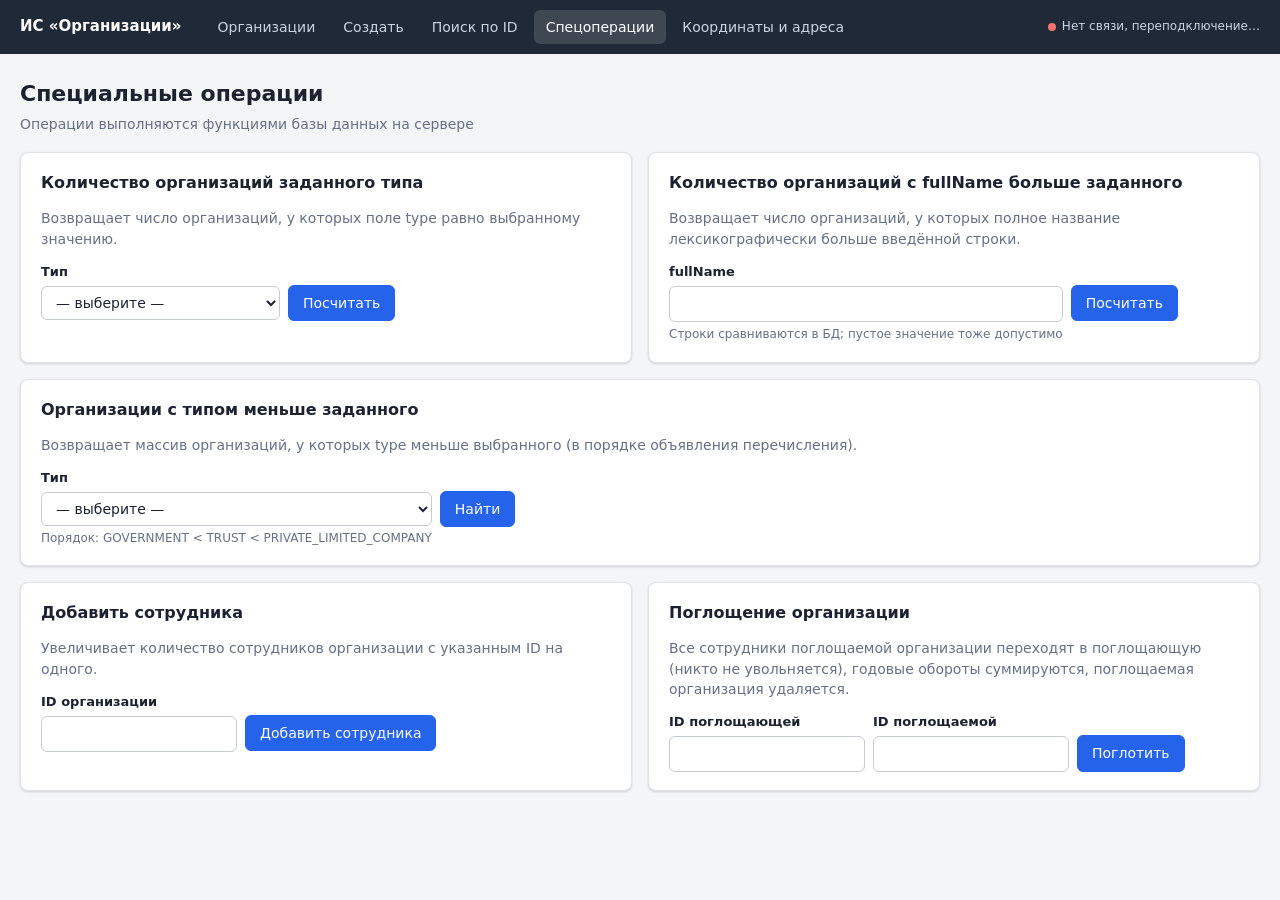
<file: src/main/resources/static/special.html>
<!doctype html>
<html lang="ru">
<head>
    <meta charset="utf-8">
    <meta name="viewport" content="width=device-width, initial-scale=1">
    <title>Специальные операции — ИС «Организации»</title>
    <link rel="stylesheet" href="css/app.css">
    <script type="module" src="js/pages/special.js"></script>
</head>
<body>
<main class="page">
    <div class="page-head">
        <div>
            <h1>Специальные операции</h1>
            <div class="muted">Операции выполняются функциями базы данных на сервере</div>
        </div>
    </div>
    <div class="grid-2 grid-2--fixed" id="app"></div>
</main>
</body>
</html>
</file>
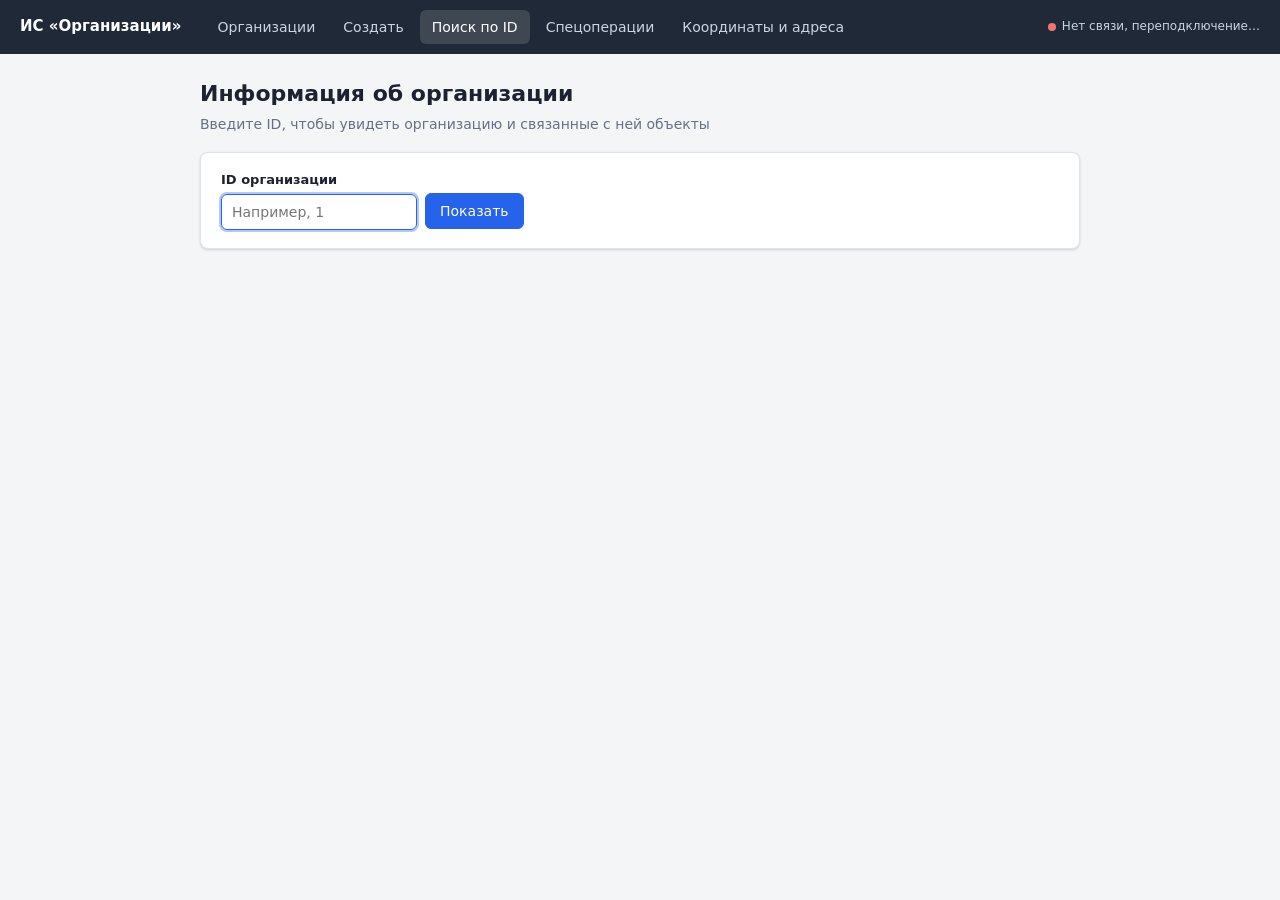
<file: src/main/resources/static/view.html>
<!doctype html>
<html lang="ru">
<head>
    <meta charset="utf-8">
    <meta name="viewport" content="width=device-width, initial-scale=1">
    <title>Организация по ID — ИС «Организации»</title>
    <link rel="stylesheet" href="css/app.css">
    <script type="module" src="js/pages/view.js"></script>
</head>
<body>
<main class="page page--narrow">
    <div class="page-head">
        <div>
            <h1>Информация об организации</h1>
            <div class="muted">Введите ID, чтобы увидеть организацию и связанные с ней объекты</div>
        </div>
    </div>
    <div id="app"></div>
</main>
</body>
</html>
</file>
<file: src/main/resources/static/css/app.css>
:root {
    --bg: #f4f5f7;
    --surface: #ffffff;
    --surface-alt: #f9fafb;
    --border: #dfe3e8;
    --border-strong: #c5cbd3;
    --text: #1c2230;
    --muted: #667085;
    --accent: #2563eb;
    --accent-hover: #1d4ed8;
    --accent-soft: #e8efff;
    --danger: #c9372c;
    --danger-hover: #ae2e24;
    --danger-soft: #fdecea;
    --success: #19803d;
    --success-soft: #e7f6ec;
    --warning-soft: #fff6e0;
    --warning-border: #f0c25a;
    --radius: 8px;
    --shadow: 0 1px 2px rgba(16, 24, 40, .06), 0 1px 3px rgba(16, 24, 40, .1);
    --shadow-lg: 0 12px 32px rgba(16, 24, 40, .18);
}

* {
    box-sizing: border-box;
}

[hidden] {
    display: none !important;
}

body {
    margin: 0;
    background: var(--bg);
    color: var(--text);
    font: 14px/1.45 system-ui, -apple-system, "Segoe UI", Roboto, "Helvetica Neue", Arial, sans-serif;
}

a {
    color: var(--accent);
    text-decoration: none;
}

a:hover {
    text-decoration: underline;
}

h1 {
    font-size: 22px;
    margin: 0 0 4px;
}

h2 {
    font-size: 16px;
    margin: 0 0 12px;
}

.muted {
    color: var(--muted);
}

/* ---------- Шапка и меню ---------- */

.app-header {
    background: #1f2937;
    color: #f9fafb;
    position: sticky;
    top: 0;
    z-index: 20;
}

.app-header__inner {
    max-width: 1500px;
    margin: 0 auto;
    padding: 0 20px;
    display: flex;
    align-items: center;
    gap: 24px;
    min-height: 54px;
    flex-wrap: wrap;
}

.brand {
    font-weight: 700;
    font-size: 15px;
    color: #fff;
    white-space: nowrap;
}

.brand:hover {
    text-decoration: none;
}

.menu {
    display: flex;
    gap: 4px;
    flex-wrap: wrap;
    flex: 1;
}

.menu a {
    color: #cbd5e1;
    padding: 7px 12px;
    border-radius: 6px;
    white-space: nowrap;
}

.menu a:hover {
    background: rgba(255, 255, 255, .08);
    color: #fff;
    text-decoration: none;
}

.menu a.active {
    background: rgba(255, 255, 255, .14);
    color: #fff;
}

.live-status {
    display: inline-flex;
    align-items: center;
    gap: 6px;
    font-size: 12px;
    color: #cbd5e1;
    white-space: nowrap;
}

.live-status::before {
    content: "";
    width: 8px;
    height: 8px;
    border-radius: 50%;
    background: #9ca3af;
}

.live-status.online::before {
    background: #34d399;
}

.live-status.offline::before {
    background: #f87171;
}

/* ---------- Каркас страницы ---------- */

.page {
    max-width: 1500px;
    margin: 0 auto;
    padding: 24px 20px 48px;
}

.page--narrow {
    max-width: 920px;
}

.page-head {
    display: flex;
    align-items: flex-end;
    justify-content: space-between;
    gap: 16px;
    margin-bottom: 18px;
    flex-wrap: wrap;
}

.card {
    background: var(--surface);
    border: 1px solid var(--border);
    border-radius: var(--radius);
    box-shadow: var(--shadow);
    padding: 18px 20px;
}

.card + .card {
    margin-top: 16px;
}

.grid-2 {
    display: grid;
    grid-template-columns: repeat(auto-fit, minmax(380px, 1fr));
    gap: 16px;
}

.grid-2 > .card + .card {
    margin-top: 0;
}

.grid-2--fixed {
    grid-template-columns: repeat(2, minmax(0, 1fr));
}

.grid-2 > .wide {
    grid-column: 1 / -1;
}

@media (max-width: 900px) {
    .grid-2--fixed {
        grid-template-columns: minmax(0, 1fr);
    }
}

/* ---------- Кнопки ---------- */

.btn {
    display: inline-flex;
    align-items: center;
    justify-content: center;
    gap: 6px;
    border: 1px solid var(--border-strong);
    background: var(--surface);
    color: var(--text);
    border-radius: 6px;
    padding: 7px 14px;
    font: inherit;
    font-weight: 500;
    cursor: pointer;
    white-space: nowrap;
    text-decoration: none;
}

.btn:hover {
    background: var(--surface-alt);
    text-decoration: none;
}

.btn:disabled {
    opacity: .55;
    cursor: not-allowed;
}

.btn--primary {
    background: var(--accent);
    border-color: var(--accent);
    color: #fff;
}

.btn--primary:hover {
    background: var(--accent-hover);
}

.btn--danger {
    background: var(--danger);
    border-color: var(--danger);
    color: #fff;
}

.btn--danger:hover {
    background: var(--danger-hover);
}

.btn--ghost {
    border-color: transparent;
    background: transparent;
}

.btn--sm {
    padding: 3px 9px;
    font-size: 13px;
}

.btn-row {
    display: flex;
    gap: 8px;
    flex-wrap: wrap;
    align-items: center;
}

/* ---------- Формы ---------- */

.form-grid {
    display: grid;
    grid-template-columns: repeat(auto-fit, minmax(240px, 1fr));
    gap: 14px 18px;
}

.field {
    display: flex;
    flex-direction: column;
    gap: 4px;
    min-width: 0;
}

.field > label,
.field-label {
    font-weight: 600;
    font-size: 13px;
}

.req {
    color: var(--danger);
}

.hint {
    font-size: 12px;
    color: var(--muted);
}

label.check {
    display: inline-flex;
    align-items: center;
    gap: 4px;
    cursor: pointer;
    user-select: none;
}

input:disabled {
    background: var(--surface-alt);
    color: var(--muted);
}

input[type="text"],
input[type="search"],
select {
    font: inherit;
    border: 1px solid var(--border-strong);
    border-radius: 6px;
    padding: 7px 10px;
    background: #fff;
    color: var(--text);
    min-width: 0;
    width: 100%;
}

input:focus,
select:focus {
    outline: 2px solid rgba(37, 99, 235, .35);
    outline-offset: 0;
    border-color: var(--accent);
}

.invalid input,
.invalid select,
input.invalid,
select.invalid {
    border-color: var(--danger);
    background: #fffafa;
}

.error-text {
    color: var(--danger);
    font-size: 12px;
    min-height: 0;
}

.error-text:empty {
    display: none;
}

fieldset.group {
    border: 1px solid var(--border);
    border-radius: var(--radius);
    padding: 12px 14px 14px;
    margin: 0;
    min-width: 0;
}

fieldset.group > legend {
    font-weight: 600;
    padding: 0 6px;
}

.form-section-title {
    font-weight: 700;
    margin: 18px 0 10px;
    color: var(--muted);
    text-transform: uppercase;
    font-size: 12px;
    letter-spacing: .04em;
}

.segmented {
    display: inline-flex;
    border: 1px solid var(--border-strong);
    border-radius: 6px;
    overflow: hidden;
    margin-bottom: 10px;
    flex-wrap: wrap;
}

.segmented label {
    padding: 5px 12px;
    cursor: pointer;
    user-select: none;
    border-right: 1px solid var(--border-strong);
    font-size: 13px;
}

.segmented label:last-child {
    border-right: none;
}

.segmented input {
    position: absolute;
    opacity: 0;
    pointer-events: none;
}

.segmented label:has(input:checked) {
    background: var(--accent);
    color: #fff;
}

.segmented label:has(input:disabled) {
    color: var(--muted);
    cursor: not-allowed;
    background: var(--surface-alt);
}

.segmented label:has(input:focus-visible) {
    outline: 2px solid rgba(37, 99, 235, .45);
    outline-offset: -2px;
}

.relations-grid {
    display: grid;
    grid-template-columns: repeat(auto-fit, minmax(260px, 1fr));
    gap: 14px;
}

.form-actions {
    display: flex;
    gap: 8px;
    justify-content: flex-end;
    margin-top: 18px;
    flex-wrap: wrap;
}

.alert {
    border-radius: 6px;
    padding: 10px 12px;
    margin-bottom: 14px;
    border: 1px solid;
}

.alert:empty {
    display: none;
}

.alert--error {
    background: var(--danger-soft);
    border-color: #f3b8b2;
    color: #8a1f17;
}

.alert--success {
    background: var(--success-soft);
    border-color: #a6dbb7;
    color: #135c2c;
}

.alert--warning {
    background: var(--warning-soft);
    border-color: var(--warning-border);
    color: #7a5200;
}

.alert ul {
    margin: 4px 0 0;
    padding-left: 18px;
}

/* ---------- Таблица ---------- */

.filters {
    display: grid;
    grid-template-columns: repeat(auto-fit, minmax(170px, 1fr));
    gap: 10px 14px;
    align-items: start;
}

.filters .btn-row {
    grid-column: 1 / -1;
    justify-content: flex-end;
}

.table-wrap {
    overflow-x: auto;
    border: 1px solid var(--border);
    border-radius: var(--radius);
    background: var(--surface);
}

table.data {
    border-collapse: collapse;
    width: 100%;
    font-size: 13px;
}

table.data th,
table.data td {
    padding: 7px 8px;
    border-bottom: 1px solid var(--border);
    text-align: left;
    vertical-align: top;
}

table.data th {
    background: var(--surface-alt);
    font-weight: 600;
    position: sticky;
    top: 0;
    vertical-align: bottom;
}

table.data th.sortable {
    cursor: pointer;
    user-select: none;
}

table.data th.sortable:hover {
    background: #eef1f5;
}

table.data th .sort-mark {
    color: var(--muted);
    margin-left: 4px;
    font-size: 11px;
}

table.data th.sorted .sort-mark {
    color: var(--accent);
}

table.data tbody tr:hover {
    background: #fafbfd;
}

table.data tbody tr:last-child td {
    border-bottom: none;
}

table.data td.num {
    text-align: right;
    font-variant-numeric: tabular-nums;
    white-space: nowrap;
}

table.data td.nowrap {
    white-space: nowrap;
}

table.data th.num {
    text-align: right;
}

/* Кнопки действий всегда видны, даже когда таблица прокручивается по горизонтали */
table.data td.actions,
table.data th.actions {
    white-space: nowrap;
    text-align: right;
    position: sticky;
    right: 0;
    background: var(--surface);
    box-shadow: -8px 0 8px -8px rgba(16, 24, 40, .25);
}

table.data th.actions {
    background: var(--surface-alt);
    z-index: 2;
}

table.data tbody tr:hover td.actions {
    background: #fafbfd;
}

table.data .empty {
    text-align: center;
    color: var(--muted);
    padding: 28px;
}

.null {
    color: #a0a7b4;
}

.chip {
    display: inline-block;
    padding: 1px 6px;
    border-radius: 10px;
    background: var(--accent-soft);
    color: #1e40af;
    font-size: 11px;
    font-weight: 600;
    white-space: nowrap;
}

.chip--GOVERNMENT {
    background: #e6f4ff;
    color: #0b5394;
}

.chip--TRUST {
    background: #f1ecff;
    color: #5b2bb5;
}

.chip--PRIVATE_LIMITED_COMPANY {
    background: #e9f7ef;
    color: #18703a;
}

@keyframes flash {
    from {
        background: #fff3b0;
    }
    to {
        background: transparent;
    }
}

.flash {
    animation: flash 1.8s ease-out;
}

.toolbar {
    display: flex;
    justify-content: space-between;
    align-items: center;
    gap: 12px;
    margin: 14px 0 10px;
    flex-wrap: wrap;
}

.pager {
    display: flex;
    align-items: center;
    gap: 6px;
    flex-wrap: wrap;
}

.pager select {
    width: auto;
    padding: 4px 8px;
}

.pager .page-info {
    margin: 0 6px;
    color: var(--muted);
}

/* ---------- Просмотр объекта ---------- */

.props {
    display: grid;
    grid-template-columns: max-content 1fr;
    gap: 6px 18px;
    margin: 0;
}

.props dt {
    color: var(--muted);
}

.props dd {
    margin: 0;
    font-weight: 500;
    word-break: break-word;
}

.related-card {
    background: var(--surface-alt);
    border: 1px solid var(--border);
    border-radius: var(--radius);
    padding: 12px 14px;
}

.related-card h3 {
    font-size: 14px;
    margin: 0 0 8px;
}

.inline-form {
    display: flex;
    gap: 8px;
    align-items: flex-start;
    flex-wrap: wrap;
}

.inline-form .field {
    min-width: 180px;
}

.inline-form .btn {
    margin-top: 22px;
}

.result {
    margin-top: 12px;
}

.result:empty {
    display: none;
}

.big-number {
    font-size: 28px;
    font-weight: 700;
}

/* ---------- Диалоги ---------- */

dialog.modal {
    border: none;
    border-radius: 10px;
    padding: 0;
    width: min(980px, calc(100vw - 32px));
    max-height: calc(100vh - 32px);
    box-shadow: var(--shadow-lg);
    color: var(--text);
}

dialog.modal--small {
    width: min(480px, calc(100vw - 32px));
}

dialog.modal::backdrop {
    background: rgba(15, 23, 42, .45);
}

.modal__head {
    display: flex;
    justify-content: space-between;
    align-items: center;
    padding: 14px 20px;
    border-bottom: 1px solid var(--border);
    position: sticky;
    top: 0;
    background: var(--surface);
    z-index: 1;
}

.modal__head h2 {
    margin: 0;
}

.modal__body {
    padding: 18px 20px 20px;
}

.icon-btn {
    border: none;
    background: transparent;
    font-size: 22px;
    line-height: 1;
    cursor: pointer;
    color: var(--muted);
    padding: 2px 6px;
    border-radius: 4px;
}

.icon-btn:hover {
    background: var(--surface-alt);
    color: var(--text);
}

/* ---------- Уведомления ---------- */

.toasts {
    position: fixed;
    right: 16px;
    bottom: 16px;
    display: flex;
    flex-direction: column;
    gap: 8px;
    z-index: 1000;
    max-width: min(420px, calc(100vw - 32px));
}

.toast {
    background: #111827;
    color: #f9fafb;
    padding: 10px 14px;
    border-radius: 8px;
    box-shadow: var(--shadow-lg);
    border-left: 4px solid #60a5fa;
    animation: toast-in .2s ease-out;
}

.toast--success {
    border-left-color: #34d399;
}

.toast--error {
    border-left-color: #f87171;
}

@keyframes toast-in {
    from {
        transform: translateY(8px);
        opacity: 0;
    }
    to {
        transform: none;
        opacity: 1;
    }
}

@media (max-width: 640px) {
    .grid-2 {
        grid-template-columns: 1fr;
    }

    .props {
        grid-template-columns: 1fr;
    }

    .props dd {
        margin-bottom: 6px;
    }
}
</file>
